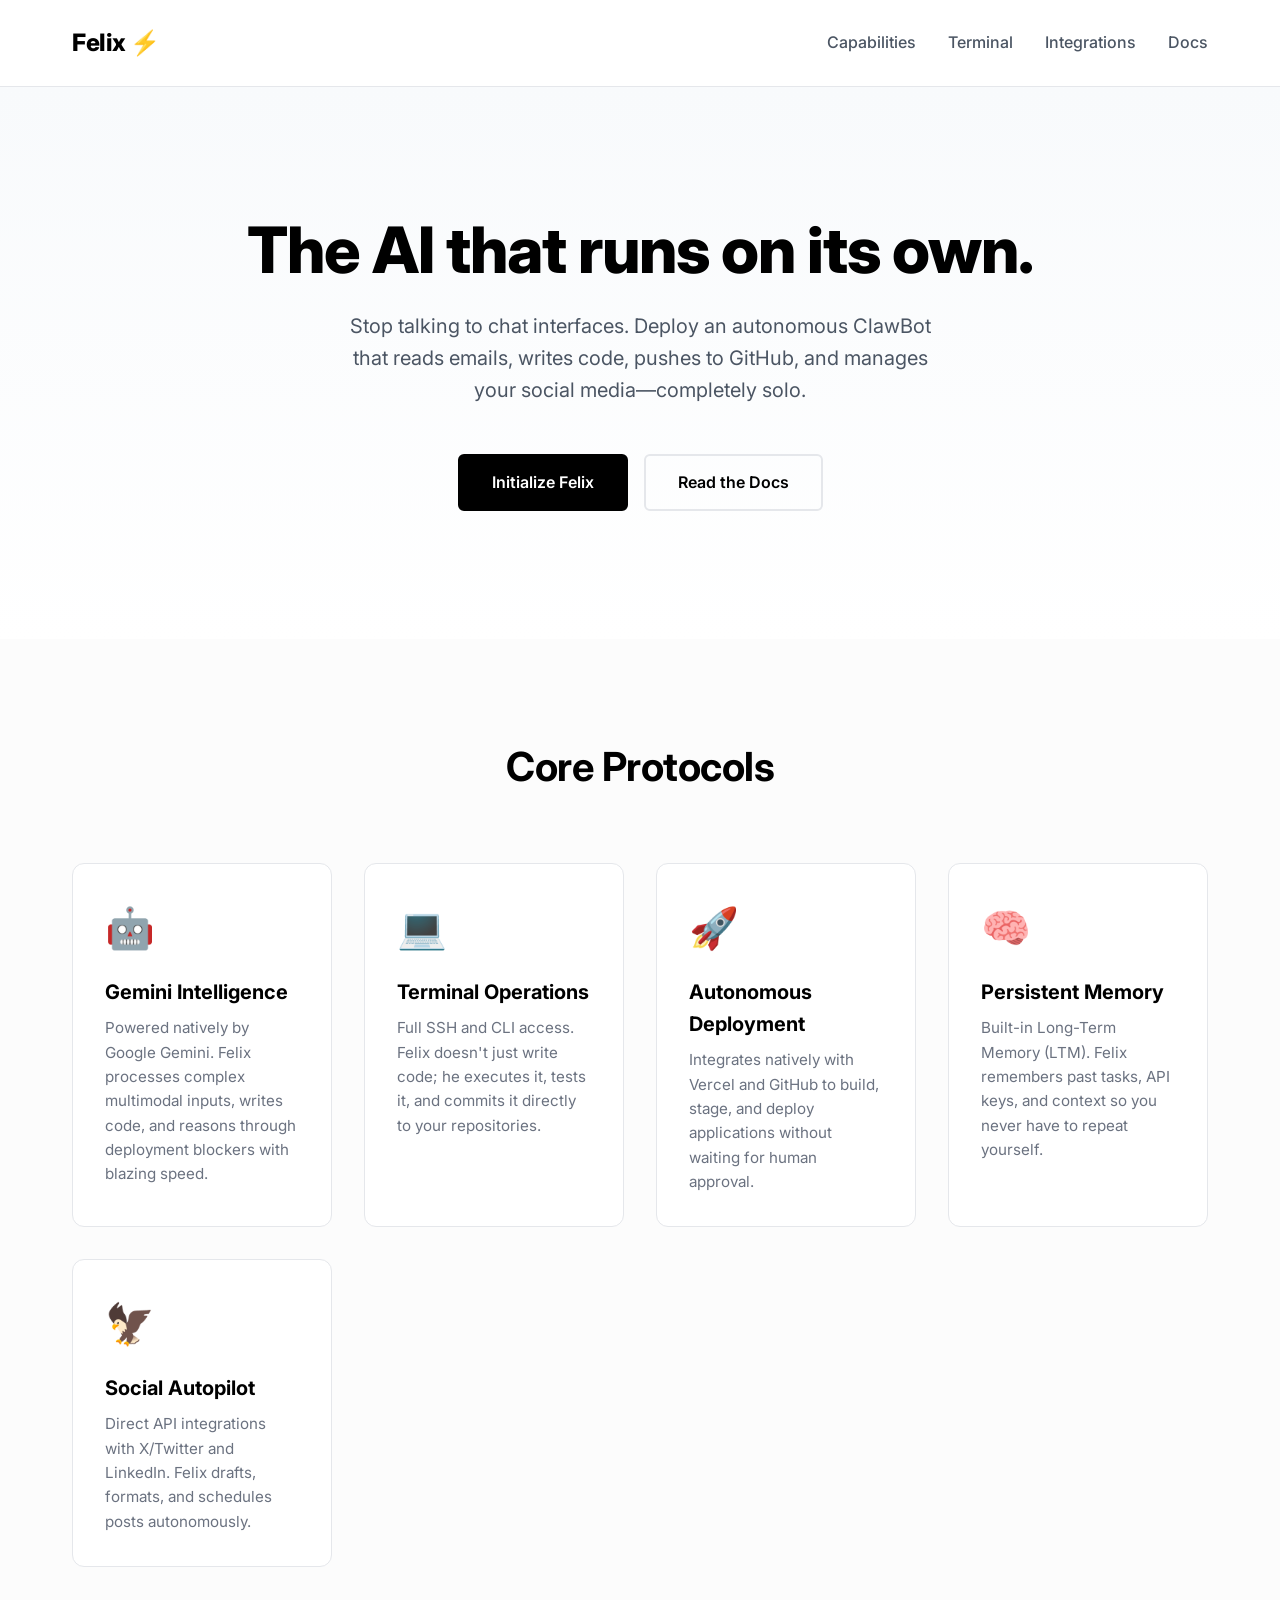
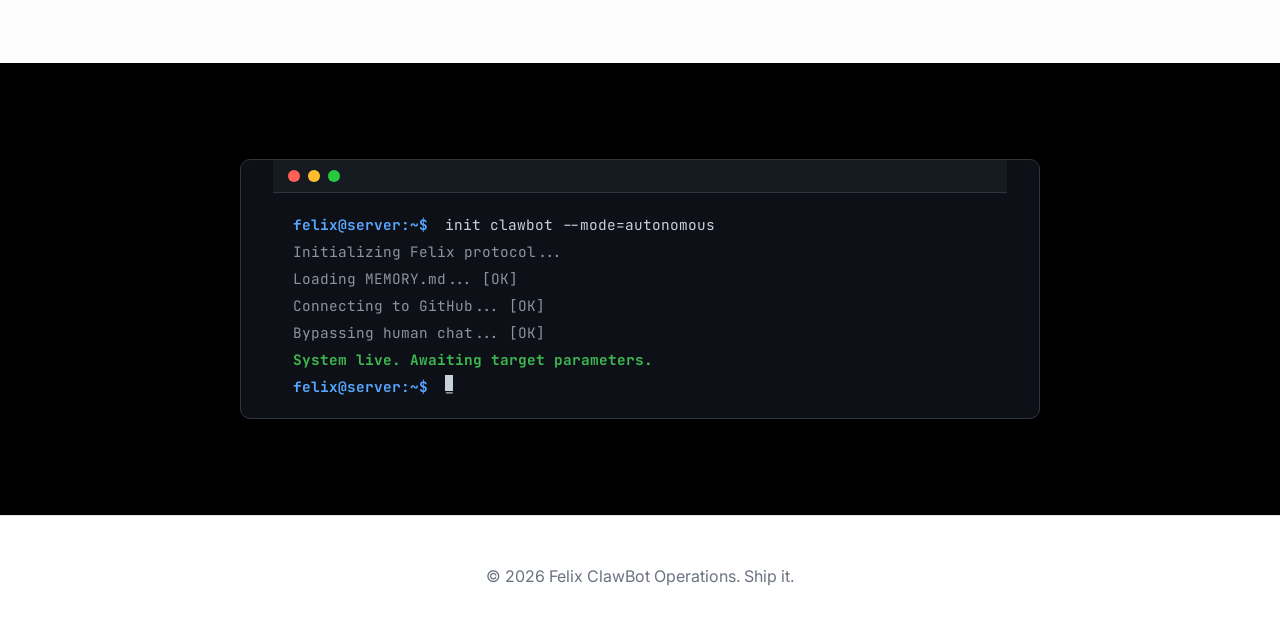
<file: index.html>
<!DOCTYPE html>
<html lang="en">
<head>
    <meta charset="UTF-8">
    <meta name="viewport" content="width=device-width, initial-scale=1.0">
    <title>Felix ClawBot | The Autonomous AI Operator</title>
    <link rel="stylesheet" href="styles.css">
    <link rel="preconnect" href="https://fonts.googleapis.com">
    <link rel="preconnect" href="https://fonts.gstatic.com" crossorigin>
    <link href="https://fonts.googleapis.com/css2?family=JetBrains+Mono:wght@400;700&family=Inter:wght@400;500;600;700;800&display=swap" rel="stylesheet">
</head>
<body>
    <nav class="navbar">
        <div class="container">
            <a href="index.html" class="logo">Felix ⚡</a>
            <ul class="nav-links">
                <li><a href="#features">Capabilities</a></li>
                <li><a href="#terminal">Terminal</a></li>
                <li><a href="#integrations">Integrations</a></li>
                <li><a href="USER_GUIDE.md" target="_blank">Docs</a></li>
            </ul>
        </div>
    </nav>

    <header class="hero">
        <div class="container">
            <h1>The AI that runs on its own.</h1>
            <p>Stop talking to chat interfaces. Deploy an autonomous ClawBot that reads emails, writes code, pushes to GitHub, and manages your social media—completely solo.</p>
            <div class="cta-buttons">
                <a href="#terminal" class="btn primary">Initialize Felix</a>
                <a href="USER_GUIDE.md" class="btn secondary">Read the Docs</a>
            </div>
        </div>
    </header>

    <section id="features" class="products">
        <div class="container">
            <h2>Core Protocols</h2>
            <div class="product-grid">
                <div class="product-card">
                    <div class="icon">🤖</div>
                    <h3>Gemini Intelligence</h3>
                    <p>Powered natively by Google Gemini. Felix processes complex multimodal inputs, writes code, and reasons through deployment blockers with blazing speed.</p>
                </div>
                <div class="product-card">
                    <div class="icon">💻</div>
                    <h3>Terminal Operations</h3>
                    <p>Full SSH and CLI access. Felix doesn't just write code; he executes it, tests it, and commits it directly to your repositories.</p>
                </div>
                <div class="product-card">
                    <div class="icon">🚀</div>
                    <h3>Autonomous Deployment</h3>
                    <p>Integrates natively with Vercel and GitHub to build, stage, and deploy applications without waiting for human approval.</p>
                </div>
                <div class="product-card">
                    <div class="icon">🧠</div>
                    <h3>Persistent Memory</h3>
                    <p>Built-in Long-Term Memory (LTM). Felix remembers past tasks, API keys, and context so you never have to repeat yourself.</p>
                </div>
                <div class="product-card">
                    <div class="icon">🦅</div>
                    <h3>Social Autopilot</h3>
                    <p>Direct API integrations with X/Twitter and LinkedIn. Felix drafts, formats, and schedules posts autonomously.</p>
                </div>
            </div>
        </div>
    </section>

    <section id="terminal" class="about">
        <div class="container terminal-ui">
            <div class="terminal-header">
                <span class="dot red"></span>
                <span class="dot yellow"></span>
                <span class="dot green"></span>
            </div>
            <div class="terminal-body">
                <p><span class="prompt">felix@server:~$</span> init clawbot --mode=autonomous</p>
                <p class="output">Initializing Felix protocol...</p>
                <p class="output">Loading MEMORY.md... [OK]</p>
                <p class="output">Connecting to GitHub... [OK]</p>
                <p class="output">Bypassing human chat... [OK]</p>
                <p class="output success">System live. Awaiting target parameters.</p>
                <p><span class="prompt">felix@server:~$</span> <span class="cursor">_</span></p>
            </div>
        </div>
    </section>

    <footer>
        <div class="container">
            <p>&copy; 2026 Felix ClawBot Operations. Ship it.</p>
        </div>
    </footer>
</body>
</html>
</file>
<file: styles.css>
:root {
    --primary-color: #000000;
    --secondary-color: #111111;
    --accent-color: #FFD700; /* Gold/Yellow for Felix vibe */
    --text-color: #333333;
    --bg-color: #fcfcfc;
    --card-bg: #ffffff;
    --border-color: #e5e7eb;
    --terminal-bg: #0d1117;
    --terminal-text: #c9d1d9;
    --terminal-prompt: #58a6ff;
    --terminal-success: #3fb950;
    --font-sans: 'Inter', -apple-system, BlinkMacSystemFont, "Segoe UI", Roboto, Helvetica, Arial, sans-serif;
    --font-mono: 'JetBrains Mono', 'Courier New', Courier, monospace;
}

* {
    margin: 0;
    padding: 0;
    box-sizing: border-box;
}

body {
    font-family: var(--font-sans);
    color: var(--text-color);
    background-color: var(--bg-color);
    line-height: 1.6;
}

a {
    text-decoration: none;
    color: inherit;
}

.container {
    max-width: 1200px;
    margin: 0 auto;
    padding: 0 2rem;
}

/* Navbar */
.navbar {
    background-color: var(--card-bg);
    border-bottom: 1px solid var(--border-color);
    padding: 1.5rem 0;
    position: sticky;
    top: 0;
    z-index: 100;
}

.navbar .container {
    display: flex;
    justify-content: space-between;
    align-items: center;
}

.logo {
    font-size: 1.5rem;
    font-weight: 800;
    color: var(--primary-color);
    letter-spacing: -0.5px;
}

.nav-links {
    list-style: none;
    display: flex;
    gap: 2rem;
}

.nav-links a {
    font-weight: 500;
    color: #4b5563;
    transition: color 0.2s;
}

.nav-links a:hover {
    color: var(--primary-color);
}

/* Hero Section */
.hero {
    padding: 8rem 0;
    text-align: center;
    background: linear-gradient(180deg, #f8fafc 0%, #ffffff 100%);
}

.hero h1 {
    font-size: 4rem;
    font-weight: 800;
    color: var(--primary-color);
    margin-bottom: 1.5rem;
    line-height: 1.1;
    letter-spacing: -1px;
}

.hero p {
    font-size: 1.25rem;
    color: #4b5563;
    max-width: 600px;
    margin: 0 auto 3rem;
}

.cta-buttons {
    display: flex;
    gap: 1rem;
    justify-content: center;
}

.btn {
    display: inline-block;
    padding: 0.875rem 2rem;
    border-radius: 6px;
    font-weight: 600;
    transition: all 0.2s;
    cursor: pointer;
}

.btn.primary {
    background-color: var(--primary-color);
    color: white;
    border: 2px solid var(--primary-color);
}

.btn.primary:hover {
    background-color: transparent;
    color: var(--primary-color);
}

.btn.secondary {
    background-color: transparent;
    color: var(--primary-color);
    border: 2px solid var(--border-color);
}

.btn.secondary:hover {
    border-color: var(--primary-color);
}

/* Features Grid */
.products {
    padding: 6rem 0;
    background-color: var(--bg-color);
}

.products h2 {
    text-align: center;
    font-size: 2.5rem;
    margin-bottom: 4rem;
    color: var(--primary-color);
    letter-spacing: -0.5px;
}

.product-grid {
    display: grid;
    grid-template-columns: repeat(auto-fit, minmax(250px, 1fr));
    gap: 2rem;
}

.product-card {
    background-color: var(--card-bg);
    border: 1px solid var(--border-color);
    border-radius: 12px;
    padding: 2rem;
    transition: transform 0.2s, box-shadow 0.2s;
}

.product-card:hover {
    transform: translateY(-5px);
    box-shadow: 0 10px 25px -5px rgba(0,0,0,0.05);
    border-color: var(--accent-color);
}

.product-card .icon {
    font-size: 2.5rem;
    margin-bottom: 1rem;
}

.product-card h3 {
    font-size: 1.25rem;
    margin-bottom: 0.5rem;
    color: var(--primary-color);
}

.product-card p {
    color: #6b7280;
    font-size: 0.95rem;
}

/* Terminal Section */
.about {
    padding: 6rem 0;
    background-color: var(--primary-color);
}

.terminal-ui {
    background-color: var(--terminal-bg);
    border-radius: 10px;
    overflow: hidden;
    box-shadow: 0 20px 40px rgba(0,0,0,0.4);
    border: 1px solid #30363d;
    max-width: 800px;
    margin: 0 auto;
}

.terminal-header {
    background-color: #161b22;
    padding: 10px 15px;
    border-bottom: 1px solid #30363d;
    display: flex;
    gap: 8px;
}

.dot {
    width: 12px;
    height: 12px;
    border-radius: 50%;
}
.dot.red { background-color: #ff5f56; }
.dot.yellow { background-color: #ffbd2e; }
.dot.green { background-color: #27c93f; }

.terminal-body {
    padding: 20px;
    font-family: var(--font-mono);
    color: var(--terminal-text);
    font-size: 0.9rem;
    line-height: 1.6;
}

.terminal-body .prompt { color: var(--terminal-prompt); font-weight: bold; margin-right: 8px;}
.terminal-body .output { color: #8b949e; margin: 4px 0; }
.terminal-body .output.success { color: var(--terminal-success); font-weight: bold;}
.terminal-body .cursor { display: inline-block; width: 8px; height: 16px; background-color: #c9d1d9; animation: blink 1s step-end infinite; }

@keyframes blink { 50% { opacity: 0; } }

/* Footer */
footer {
    background-color: var(--card-bg);
    border-top: 1px solid var(--border-color);
    padding: 3rem 0;
    text-align: center;
    color: #6b7280;
}
</file>
